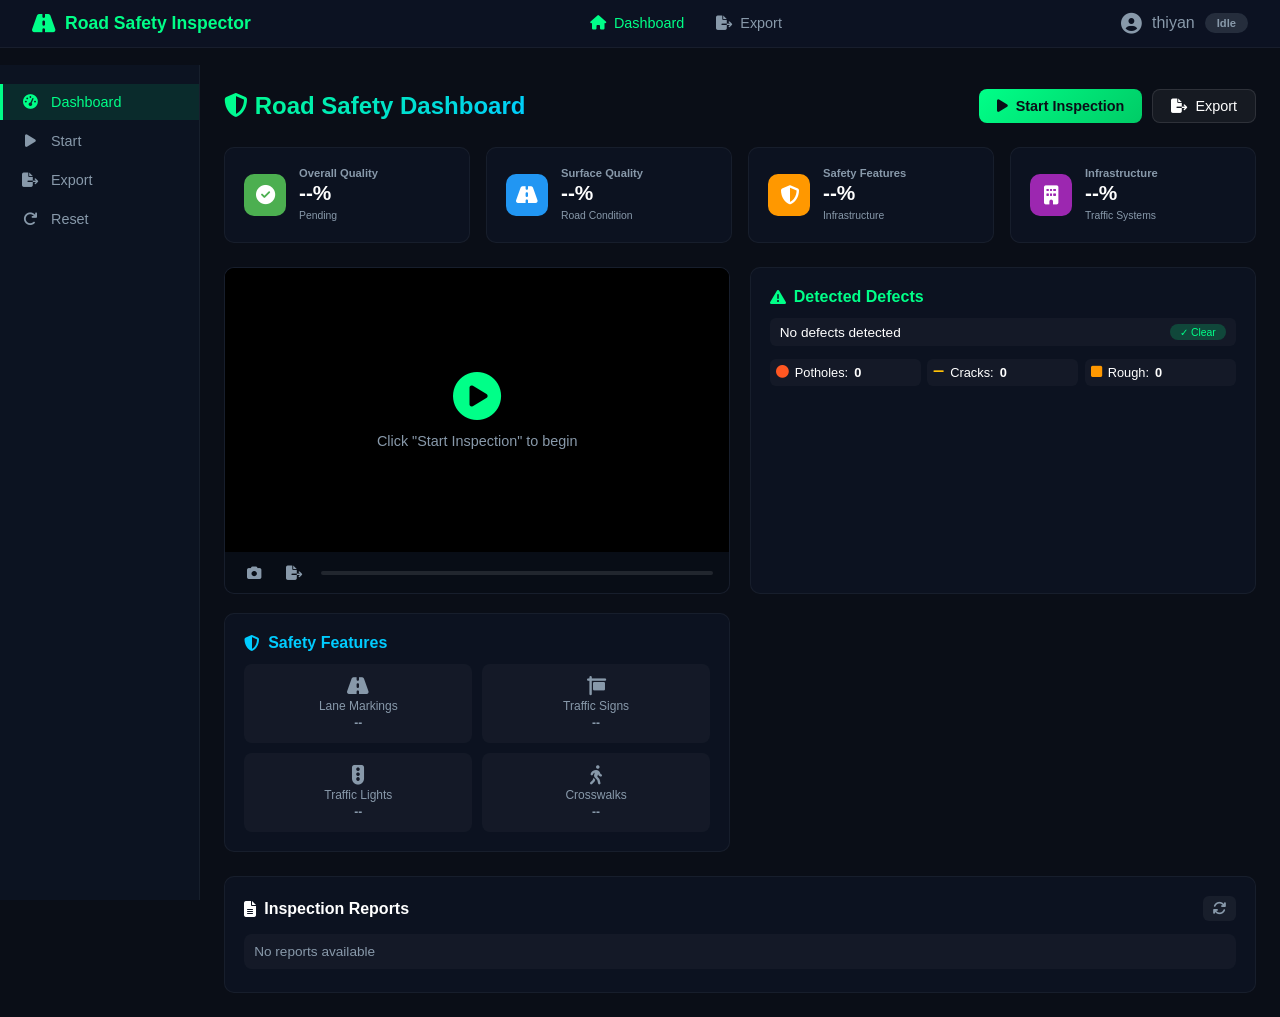
<file: index (4).html>
<!DOCTYPE html>
<html lang="en">
<head>
    <meta charset="UTF-8">
    <meta name="viewport" content="width=device-width, initial-scale=1.0">
    <title>Road Safety & Quality Inspection System</title>
    <link rel="stylesheet" href="https://cdnjs.cloudflare.com/ajax/libs/font-awesome/6.4.0/css/all.min.css">
    <style>
        /* ====== COMPLETE STYLES ====== */
        * {
            margin: 0;
            padding: 0;
            box-sizing: border-box;
        }
        
        body {
            font-family: -apple-system, BlinkMacSystemFont, 'Segoe UI', Roboto, sans-serif;
            background: #0a0e17;
            color: #ffffff;
            min-height: 100vh;
        }
        
        /* Navigation */
        .navbar {
            background: rgba(13, 20, 35, 0.95);
            padding: 0.8rem 2rem;
            border-bottom: 1px solid rgba(255, 255, 255, 0.05);
            position: fixed;
            top: 0;
            left: 0;
            right: 0;
            z-index: 1000;
            backdrop-filter: blur(10px);
        }
        
        .nav-container {
            max-width: 1400px;
            margin: 0 auto;
            display: flex;
            justify-content: space-between;
            align-items: center;
        }
        
        .nav-logo {
            display: flex;
            align-items: center;
            gap: 10px;
            font-size: 1.1rem;
            font-weight: 600;
            color: #00ff88;
        }
        
        .nav-logo i {
            font-size: 1.3rem;
        }
        
        .nav-links {
            display: flex;
            gap: 2rem;
        }
        
        .nav-links a {
            color: #8899aa;
            text-decoration: none;
            transition: all 0.3s;
            display: flex;
            align-items: center;
            gap: 8px;
            font-size: 0.9rem;
        }
        
        .nav-links a:hover,
        .nav-links a.active {
            color: #00ff88;
        }
        
        .nav-user {
            display: flex;
            align-items: center;
            gap: 10px;
            color: #8899aa;
        }
        
        .nav-user i {
            font-size: 1.3rem;
        }
        
        .status-badge {
            display: inline-block;
            padding: 4px 12px;
            border-radius: 12px;
            font-size: 0.7rem;
            font-weight: 600;
        }
        
        .status-badge.idle { background: rgba(136, 153, 170, 0.2); color: #8899aa; }
        .status-badge.processing { background: rgba(255, 152, 0, 0.2); color: #FF9800; animation: pulse 1s infinite; }
        .status-badge.complete { background: rgba(0, 255, 136, 0.2); color: #00ff88; }
        .status-badge.error { background: rgba(255, 87, 34, 0.2); color: #FF5722; }
        
        @keyframes pulse {
            0%, 100% { opacity: 1; }
            50% { opacity: 0.5; }
        }
        
        /* Main Layout */
        .main-container {
            display: flex;
            margin-top: 65px;
            min-height: calc(100vh - 65px);
        }
        
        /* Sidebar */
        .sidebar {
            width: 200px;
            background: rgba(13, 20, 35, 0.9);
            padding: 1.2rem 0;
            border-right: 1px solid rgba(255, 255, 255, 0.05);
            position: fixed;
            top: 65px;
            bottom: 0;
            overflow-y: auto;
        }
        
        .sidebar-menu {
            display: flex;
            flex-direction: column;
            gap: 3px;
        }
        
        .menu-item {
            display: flex;
            align-items: center;
            gap: 12px;
            padding: 10px 18px;
            color: #8899aa;
            cursor: pointer;
            transition: all 0.3s;
            border-left: 3px solid transparent;
            font-size: 0.9rem;
        }
        
        .menu-item:hover {
            background: rgba(0, 255, 136, 0.05);
            color: #00ff88;
        }
        
        .menu-item.active {
            background: rgba(0, 255, 136, 0.1);
            color: #00ff88;
            border-left-color: #00ff88;
        }
        
        .menu-item i {
            width: 18px;
            text-align: center;
        }
        
        /* Dashboard */
        .dashboard {
            margin-left: 200px;
            flex: 1;
            padding: 1.5rem;
            max-width: calc(100% - 200px);
        }
        
        .dashboard-header {
            display: flex;
            justify-content: space-between;
            align-items: center;
            margin-bottom: 1.5rem;
            flex-wrap: wrap;
            gap: 0.8rem;
        }
        
        .dashboard-header h1 {
            font-size: 1.5rem;
            font-weight: 600;
            background: linear-gradient(135deg, #00ff88, #00ccff);
            -webkit-background-clip: text;
            -webkit-text-fill-color: transparent;
        }
        
        .header-actions {
            display: flex;
            gap: 10px;
            flex-wrap: wrap;
        }
        
        /* Buttons */
        .btn-primary {
            background: linear-gradient(135deg, #00ff88, #00cc66);
            color: #0a0e17;
            border: none;
            padding: 8px 18px;
            border-radius: 8px;
            font-weight: 600;
            cursor: pointer;
            transition: all 0.3s;
            display: flex;
            align-items: center;
            gap: 8px;
            font-size: 0.9rem;
        }
        
        .btn-primary:hover {
            transform: translateY(-2px);
            box-shadow: 0 5px 20px rgba(0, 255, 136, 0.3);
        }
        
        .btn-primary:disabled {
            opacity: 0.5;
            cursor: not-allowed;
            transform: none;
        }
        
        .btn-secondary {
            background: rgba(255, 255, 255, 0.05);
            color: #ffffff;
            border: 1px solid rgba(255, 255, 255, 0.1);
            padding: 8px 18px;
            border-radius: 8px;
            cursor: pointer;
            transition: all 0.3s;
            display: flex;
            align-items: center;
            gap: 8px;
            font-size: 0.9rem;
        }
        
        .btn-secondary:hover {
            background: rgba(255, 255, 255, 0.1);
        }
        
        .btn-small {
            background: rgba(255, 255, 255, 0.05);
            color: #8899aa;
            border: none;
            padding: 5px 10px;
            border-radius: 6px;
            cursor: pointer;
            transition: all 0.3s;
        }
        
        .btn-small:hover {
            background: rgba(255, 255, 255, 0.1);
            color: #ffffff;
        }
        
        /* Stats Grid */
        .stats-grid {
            display: grid;
            grid-template-columns: repeat(4, 1fr);
            gap: 1rem;
            margin-bottom: 1.5rem;
        }
        
        .stat-card {
            background: rgba(13, 20, 35, 0.8);
            border-radius: 10px;
            padding: 1.2rem;
            display: flex;
            align-items: center;
            gap: 0.8rem;
            border: 1px solid rgba(255, 255, 255, 0.05);
            transition: all 0.3s;
        }
        
        .stat-card:hover {
            border-color: rgba(0, 255, 136, 0.2);
        }
        
        .stat-icon {
            width: 42px;
            height: 42px;
            border-radius: 10px;
            display: flex;
            align-items: center;
            justify-content: center;
            font-size: 1.2rem;
        }
        
        .stat-info h3 {
            font-size: 0.7rem;
            color: #8899aa;
            margin-bottom: 2px;
        }
        
        .stat-value {
            font-size: 1.3rem;
            font-weight: 700;
        }
        
        .stat-label {
            font-size: 0.65rem;
            color: #8899aa;
        }
        
        .stat-label.excellent { color: #00ff88; }
        .stat-label.good { color: #4CAF50; }
        .stat-label.fair { color: #FFC107; }
        .stat-label.poor { color: #FF5722; }
        .stat-label.critical { color: #FF0000; }
        
        /* Content Grid */
        .content-grid {
            display: grid;
            grid-template-columns: 1fr 1fr;
            gap: 1.2rem;
            margin-bottom: 1.5rem;
        }
        
        /* Video Container */
        .video-container {
            background: rgba(13, 20, 35, 0.8);
            border-radius: 10px;
            overflow: hidden;
            border: 1px solid rgba(255, 255, 255, 0.05);
        }
        
        .video-wrapper {
            position: relative;
            background: #000;
            aspect-ratio: 16/9;
            display: flex;
            align-items: center;
            justify-content: center;
            min-height: 250px;
        }
        
        .video-wrapper canvas {
            width: 100%;
            height: 100%;
            display: block;
        }
        
        .video-overlay {
            position: absolute;
            top: 0;
            left: 0;
            right: 0;
            bottom: 0;
            display: flex;
            flex-direction: column;
            align-items: center;
            justify-content: center;
            background: rgba(0, 0, 0, 0.7);
            cursor: pointer;
            transition: all 0.3s;
        }
        
        .video-overlay:hover {
            background: rgba(0, 0, 0, 0.5);
        }
        
        .video-overlay i {
            font-size: 3rem;
            color: #00ff88;
            margin-bottom: 0.8rem;
        }
        
        .video-overlay p {
            color: #8899aa;
            font-size: 0.9rem;
        }
        
        .video-controls {
            display: flex;
            align-items: center;
            gap: 0.8rem;
            padding: 0.6rem 1rem;
            background: rgba(0, 0, 0, 0.3);
            flex-wrap: wrap;
        }
        
        .video-controls button {
            background: none;
            border: none;
            color: #8899aa;
            font-size: 0.9rem;
            cursor: pointer;
            transition: all 0.3s;
            padding: 3px 6px;
        }
        
        .video-controls button:hover {
            color: #ffffff;
        }
        
        .video-controls .progress-bar {
            flex: 1;
            height: 4px;
            background: rgba(255, 255, 255, 0.1);
            border-radius: 2px;
            overflow: hidden;
            min-width: 80px;
        }
        
        .video-controls .progress-bar .fill {
            height: 100%;
            background: #00ff88;
            transition: width 0.5s;
            width: 0%;
        }
        
        /* Panels */
        .defects-panel,
        .safety-panel {
            background: rgba(13, 20, 35, 0.8);
            border-radius: 10px;
            padding: 1.2rem;
            border: 1px solid rgba(255, 255, 255, 0.05);
        }
        
        .defects-panel h3,
        .safety-panel h3 {
            margin-bottom: 0.8rem;
            display: flex;
            align-items: center;
            gap: 8px;
            font-size: 1rem;
        }
        
        .defects-panel h3 { color: #00ff88; }
        .safety-panel h3 { color: #00ccff; }
        
        .defect-item {
            display: flex;
            justify-content: space-between;
            align-items: center;
            padding: 6px 10px;
            background: rgba(255, 255, 255, 0.03);
            border-radius: 6px;
            margin-bottom: 4px;
            font-size: 0.85rem;
        }
        
        .defect-status {
            padding: 2px 10px;
            border-radius: 12px;
            font-size: 0.65rem;
        }
        
        .defect-status.safe { background: rgba(0, 255, 136, 0.2); color: #00ff88; }
        .defect-status.warning { background: rgba(255, 152, 0, 0.2); color: #FF9800; }
        .defect-status.danger { background: rgba(255, 87, 34, 0.2); color: #FF5722; }
        
        .defect-stats {
            margin-top: 0.8rem;
            display: grid;
            grid-template-columns: repeat(3, 1fr);
            gap: 0.4rem;
        }
        
        .defect-stat {
            display: flex;
            align-items: center;
            gap: 6px;
            padding: 6px;
            background: rgba(255, 255, 255, 0.03);
            border-radius: 6px;
            font-size: 0.8rem;
        }
        
        .feature-grid {
            display: grid;
            grid-template-columns: 1fr 1fr;
            gap: 0.6rem;
        }
        
        .feature-item {
            display: flex;
            flex-direction: column;
            align-items: center;
            padding: 0.8rem;
            background: rgba(255, 255, 255, 0.03);
            border-radius: 8px;
            text-align: center;
            gap: 3px;
        }
        
        .feature-item i {
            font-size: 1.2rem;
            color: #8899aa;
        }
        
        .feature-item span {
            font-size: 0.75rem;
            color: #8899aa;
        }
        
        .feature-status {
            font-weight: 600;
            font-size: 0.7rem;
        }
        
        .feature-status.visible { color: #00ff88; }
        .feature-status.missing { color: #FF5722; }
        
        /* Report Section */
        .report-section {
            background: rgba(13, 20, 35, 0.8);
            border-radius: 10px;
            padding: 1.2rem;
            border: 1px solid rgba(255, 255, 255, 0.05);
        }
        
        .report-header {
            display: flex;
            justify-content: space-between;
            align-items: center;
            margin-bottom: 0.8rem;
        }
        
        .report-header h3 {
            display: flex;
            align-items: center;
            gap: 8px;
            font-size: 1rem;
            color: #ffffff;
        }
        
        .report-item {
            padding: 10px;
            background: rgba(255, 255, 255, 0.03);
            border-radius: 8px;
            margin-bottom: 4px;
            display: flex;
            justify-content: space-between;
            align-items: center;
            font-size: 0.85rem;
        }
        
        .report-date { color: #8899aa; }
        .report-score { font-weight: 600; }
        
        /* Toast */
        .toast {
            position: fixed;
            bottom: 20px;
            right: 20px;
            background: rgba(13, 20, 35, 0.95);
            padding: 14px 20px;
            border-radius: 10px;
            border: 1px solid rgba(255, 255, 255, 0.1);
            backdrop-filter: blur(10px);
            z-index: 9999;
            display: none;
            min-width: 180px;
        }
        
        .toast.show {
            display: block;
            animation: slideUp 0.3s ease;
        }
        
        .toast.success { border-color: #00ff88; }
        .toast.error { border-color: #FF5722; }
        .toast.info { border-color: #00ccff; }
        
        .toast .toast-title { font-weight: 600; margin-bottom: 3px; font-size: 0.9rem; }
        .toast .toast-message { color: #8899aa; font-size: 0.8rem; }
        
        @keyframes slideUp {
            from { opacity: 0; transform: translateY(20px); }
            to { opacity: 1; transform: translateY(0); }
        }
        
        /* Responsive */
        @media (max-width: 1200px) {
            .stats-grid { grid-template-columns: repeat(2, 1fr); }
        }
        
        @media (max-width: 992px) {
            .sidebar { width: 50px; padding: 0.8rem 0; }
            .sidebar .menu-item span { display: none; }
            .sidebar .menu-item { padding: 10px 14px; justify-content: center; }
            .dashboard { margin-left: 50px; max-width: calc(100% - 50px); padding: 1rem; }
            .content-grid { grid-template-columns: 1fr; }
        }
        
        @media (max-width: 768px) {
            .stats-grid { grid-template-columns: 1fr; }
            .nav-links { display: none; }
            .dashboard { padding: 0.8rem; margin-left: 0; max-width: 100%; }
            .sidebar { display: none; }
            .feature-grid { grid-template-columns: 1fr; }
            .defect-stats { grid-template-columns: 1fr; }
            .dashboard-header h1 { font-size: 1.1rem; }
        }
    </style>
</head>
<body>
    <!-- Navigation -->
    <nav class="navbar">
        <div class="nav-container">
            <div class="nav-logo">
                <i class="fas fa-road"></i>
                <span>Road Safety Inspector</span>
            </div>
            <div class="nav-links">
                <a href="#" class="active"><i class="fas fa-home"></i> Dashboard</a>
                <a href="#" onclick="exportReport()"><i class="fas fa-file-export"></i> Export</a>
            </div>
            <div class="nav-user">
                <i class="fas fa-user-circle"></i>
                <span>thiyan</span>
                <span class="status-badge idle" id="statusBadge">Idle</span>
            </div>
        </div>
    </nav>

    <!-- Main Content -->
    <div class="main-container">
        <aside class="sidebar">
            <div class="sidebar-menu">
                <div class="menu-item active"><i class="fas fa-tachometer-alt"></i><span>Dashboard</span></div>
                <div class="menu-item" onclick="startInspection()"><i class="fas fa-play"></i><span>Start</span></div>
                <div class="menu-item" onclick="exportReport()"><i class="fas fa-file-export"></i><span>Export</span></div>
                <div class="menu-item" onclick="resetAll()"><i class="fas fa-redo"></i><span>Reset</span></div>
            </div>
        </aside>

        <main class="dashboard">
            <div class="dashboard-header">
                <h1><i class="fas fa-shield-alt"></i> Road Safety Dashboard</h1>
                <div class="header-actions">
                    <button class="btn-primary" id="startBtn" onclick="startInspection()">
                        <i class="fas fa-play"></i> Start Inspection
                    </button>
                    <button class="btn-secondary" onclick="exportReport()">
                        <i class="fas fa-file-export"></i> Export
                    </button>
                </div>
            </div>

            <!-- Stats -->
            <div class="stats-grid">
                <div class="stat-card">
                    <div class="stat-icon" style="background: #4CAF50;"><i class="fas fa-check-circle"></i></div>
                    <div class="stat-info">
                        <h3>Overall Quality</h3>
                        <p class="stat-value" id="overallScore">--%</p>
                        <span class="stat-label" id="qualityGrade">Pending</span>
                    </div>
                </div>
                <div class="stat-card">
                    <div class="stat-icon" style="background: #2196F3;"><i class="fas fa-road"></i></div>
                    <div class="stat-info">
                        <h3>Surface Quality</h3>
                        <p class="stat-value" id="surfaceScore">--%</p>
                        <span class="stat-label">Road Condition</span>
                    </div>
                </div>
                <div class="stat-card">
                    <div class="stat-icon" style="background: #FF9800;"><i class="fas fa-shield-alt"></i></div>
                    <div class="stat-info">
                        <h3>Safety Features</h3>
                        <p class="stat-value" id="safetyScore">--%</p>
                        <span class="stat-label">Infrastructure</span>
                    </div>
                </div>
                <div class="stat-card">
                    <div class="stat-icon" style="background: #9C27B0;"><i class="fas fa-building"></i></div>
                    <div class="stat-info">
                        <h3>Infrastructure</h3>
                        <p class="stat-value" id="infraScore">--%</p>
                        <span class="stat-label">Traffic Systems</span>
                    </div>
                </div>
            </div>

            <!-- Content -->
            <div class="content-grid">
                <div class="video-container">
                    <div class="video-wrapper">
                        <canvas id="roadCanvas" width="640" height="360"></canvas>
                        <div class="video-overlay" id="videoOverlay">
                            <i class="fas fa-play-circle" onclick="startInspection()"></i>
                            <p id="statusText">Click "Start Inspection" to begin</p>
                        </div>
                    </div>
                    <div class="video-controls">
                        <button onclick="captureFrame()"><i class="fas fa-camera"></i></button>
                        <button onclick="exportReport()"><i class="fas fa-file-export"></i></button>
                        <div class="progress-bar"><div class="fill" id="progressFill"></div></div>
                    </div>
                </div>

                <div class="defects-panel">
                    <h3><i class="fas fa-exclamation-triangle"></i> Detected Defects</h3>
                    <div id="defectsList">
                        <div class="defect-item">
                            <span class="defect-type">No defects detected</span>
                            <span class="defect-status safe">✓ Clear</span>
                        </div>
                    </div>
                    <div class="defect-stats">
                        <div class="defect-stat"><i class="fas fa-circle" style="color:#FF5722;"></i> Potholes: <strong id="potholeCount">0</strong></div>
                        <div class="defect-stat"><i class="fas fa-minus" style="color:#FFC107;"></i> Cracks: <strong id="crackCount">0</strong></div>
                        <div class="defect-stat"><i class="fas fa-square" style="color:#FF9800;"></i> Rough: <strong id="roughCount">0</strong></div>
                    </div>
                </div>

                <div class="safety-panel">
                    <h3><i class="fas fa-shield-alt"></i> Safety Features</h3>
                    <div class="feature-grid">
                        <div class="feature-item"><i class="fas fa-road"></i><span>Lane Markings</span><span class="feature-status" id="laneStatus">--</span></div>
                        <div class="feature-item"><i class="fas fa-sign"></i><span>Traffic Signs</span><span class="feature-status" id="signStatus">--</span></div>
                        <div class="feature-item"><i class="fas fa-traffic-light"></i><span>Traffic Lights</span><span class="feature-status" id="lightStatus">--</span></div>
                        <div class="feature-item"><i class="fas fa-walking"></i><span>Crosswalks</span><span class="feature-status" id="crosswalkStatus">--</span></div>
                    </div>
                </div>
            </div>

            <!-- Reports -->
            <div class="report-section">
                <div class="report-header">
                    <h3><i class="fas fa-file-alt"></i> Inspection Reports</h3>
                    <button class="btn-small" onclick="loadReports()"><i class="fas fa-sync"></i></button>
                </div>
                <div class="report-list" id="reportList">
                    <div class="report-item"><span class="report-date">No reports available</span></div>
                </div>
            </div>
        </main>
    </div>

    <!-- Toast -->
    <div class="toast" id="toast">
        <div class="toast-title" id="toastTitle">Success</div>
        <div class="toast-message" id="toastMessage">Operation completed</div>
    </div>

    <script>
        // ====== COMPLETE JAVASCRIPT ======
        let isRunning = false;
        let currentResults = null;
        let reports = [];
        let progress = 0;
        
        const canvas = document.getElementById('roadCanvas');
        const ctx = canvas.getContext('2d');
        let animationFrame = null;
        let cars = [];
        
        // Initialize cars
        for (let i = 0; i < 4; i++) {
            cars.push({
                x: Math.random() * 400 + 100,
                y: 200 + i * 40,
                speed: 0.5 + Math.random() * 1.5,
                color: ['#ff4444', '#44ff44', '#4444ff', '#ffaa00'][i % 4],
                size: 15 + Math.random() * 10
            });
        }
        
        // Draw Road Scene
        function drawRoadScene() {
            const w = canvas.width;
            const h = canvas.height;
            
            // Sky
            const skyGrad = ctx.createLinearGradient(0, 0, 0, h * 0.35);
            skyGrad.addColorStop(0, '#0a1a3a');
            skyGrad.addColorStop(1, '#1a3a5a');
            ctx.fillStyle = skyGrad;
            ctx.fillRect(0, 0, w, h * 0.35);
            
            // Road
            ctx.fillStyle = '#1a1a2e';
            ctx.fillRect(0, h * 0.30, w, h * 0.70);
            
            // Road gradient
            const roadGrad = ctx.createLinearGradient(0, h * 0.30, 0, h);
            roadGrad.addColorStop(0, '#2a2a3e');
            roadGrad.addColorStop(1, '#1a1a2e');
            ctx.fillStyle = roadGrad;
            ctx.fillRect(0, h * 0.30, w, h * 0.70);
            
            // Road center line
            ctx.strokeStyle = '#ffffff';
            ctx.lineWidth = 2;
            ctx.setLineDash([20, 15]);
            ctx.beginPath();
            ctx.moveTo(w/2, h * 0.30);
            ctx.lineTo(w/2, h);
            ctx.stroke();
            ctx.setLineDash([]);
            
            // Road edges
            ctx.strokeStyle = '#ffcc00';
            ctx.lineWidth = 2;
            ctx.beginPath();
            ctx.moveTo(w * 0.08, h * 0.30);
            ctx.lineTo(w * 0.04, h);
            ctx.stroke();
            ctx.beginPath();
            ctx.moveTo(w * 0.92, h * 0.30);
            ctx.lineTo(w * 0.96, h);
            ctx.stroke();
            
            // Sidewalk
            ctx.fillStyle = '#2a2a3e';
            ctx.fillRect(0, h * 0.30, w * 0.06, h * 0.70);
            ctx.fillRect(w * 0.94, h * 0.30, w * 0.06, h * 0.70);
            
            // Buildings in background
            ctx.fillStyle = '#1a2a4a';
            for (let i = 0; i < 6; i++) {
                const bx = w * 0.02 + i * 70;
                const bh = 30 + Math.random() * 40;
                ctx.fillRect(bx, h * 0.35 - bh, 25, bh);
                // Windows
                ctx.fillStyle = '#ffdd44';
                for (let wy = 0; wy < bh - 10; wy += 10) {
                    for (let wx = 0; wx < 15; wx += 8) {
                        if (Math.random() > 0.3) {
                            ctx.fillRect(bx + 3 + wx, h * 0.35 - bh + 5 + wy, 4, 4);
                        }
                    }
                }
                ctx.fillStyle = '#1a2a4a';
            }
            
            // Trees
            for (let i = 0; i < 5; i++) {
                const tx = w * 0.01 + i * 100 + 20;
                ctx.fillStyle = '#2a1a0a';
                ctx.fillRect(tx, h * 0.35 - 20, 4, 20);
                ctx.fillStyle = '#1a4a1a';
                ctx.beginPath();
                ctx.arc(tx + 2, h * 0.35 - 30, 12, 0, Math.PI * 2);
                ctx.fill();
            }
            
            // Animated cars
            if (isRunning || animationFrame) {
                const time = Date.now() / 1000;
                cars.forEach((car, idx) => {
                    car.x += car.speed;
                    if (car.x > w + 50) car.x = -50;
                    
                    // Draw car
                    ctx.fillStyle = car.color;
                    ctx.fillRect(car.x, car.y, car.size, car.size * 0.6);
                    // Roof
                    ctx.fillRect(car.x + car.size * 0.2, car.y - car.size * 0.2, car.size * 0.6, car.size * 0.3);
                    // Windows
                    ctx.fillStyle = 'rgba(100, 200, 255, 0.5)';
                    ctx.fillRect(car.x + car.size * 0.25, car.y - car.size * 0.15, car.size * 0.15, car.size * 0.15);
                    ctx.fillRect(car.x + car.size * 0.6, car.y - car.size * 0.15, car.size * 0.15, car.size * 0.15);
                    // Headlights
                    ctx.fillStyle = '#ffff44';
                    ctx.fillRect(car.x + car.size - 3, car.y + 2, 3, 5);
                    ctx.fillRect(car.x + car.size - 3, car.y + car.size * 0.6 - 7, 3, 5);
                    // Tail lights
                    ctx.fillStyle = '#ff0000';
                    ctx.fillRect(car.x, car.y + 2, 3, 5);
                    ctx.fillRect(car.x, car.y + car.size * 0.6 - 7, 3, 5);
                });
            }
            
            return true;
        }
        
        // Draw defects on canvas
        function drawDefects(defects) {
            if (!defects) return;
            
            const w = canvas.width;
            const h = canvas.height;
            
            // Draw potholes
            (defects.potholes || []).forEach((p, i) => {
                const x = 150 + i * 90;
                const y = 220 + Math.sin(i * 1.2) * 25;
                const radius = 15 + p.severity * 12;
                ctx.fillStyle = `rgba(255, 0, 0, ${0.2 + p.severity * 0.5})`;
                ctx.beginPath();
                ctx.ellipse(x, y, radius, radius * 0.7, 0, 0, Math.PI * 2);
                ctx.fill();
                ctx.strokeStyle = '#ff0000';
                ctx.lineWidth = 2;
                ctx.stroke();
                ctx.fillStyle = '#ff4444';
                ctx.font = '9px Arial';
                ctx.fillText(`⚠ Pothole ${i+1}`, x - 25, y - 20);
            });
            
            // Draw cracks
            (defects.cracks || []).forEach((c, i) => {
                const x = 80 + i * 60;
                const y = 260 + Math.cos(i * 0.9) * 20;
                ctx.strokeStyle = '#ffcc00';
                ctx.lineWidth = 2;
                ctx.setLineDash([3, 5]);
                ctx.beginPath();
                ctx.moveTo(x, y);
                ctx.quadraticCurveTo(x + 25, y - 15, x + 50, y + 10);
                ctx.stroke();
                ctx.setLineDash([]);
                ctx.fillStyle = '#ffcc00';
                ctx.font = '8px Arial';
                ctx.fillText(`Crack ${i+1}`, x, y - 10);
            });
            
            // Draw rough patches
            (defects.rough_patches || []).forEach((r, i) => {
                const x = 200 + i * 70;
                const y = 300 + Math.cos(i * 0.7) * 15;
                ctx.fillStyle = `rgba(255, 165, 0, ${0.15 + r.severity * 0.3})`;
                ctx.fillRect(x, y, 40 + r.severity * 20, 20 + r.severity * 15);
                ctx.strokeStyle = '#FF9800';
                ctx.lineWidth = 1;
                ctx.strokeRect(x, y, 40 + r.severity
</file>
